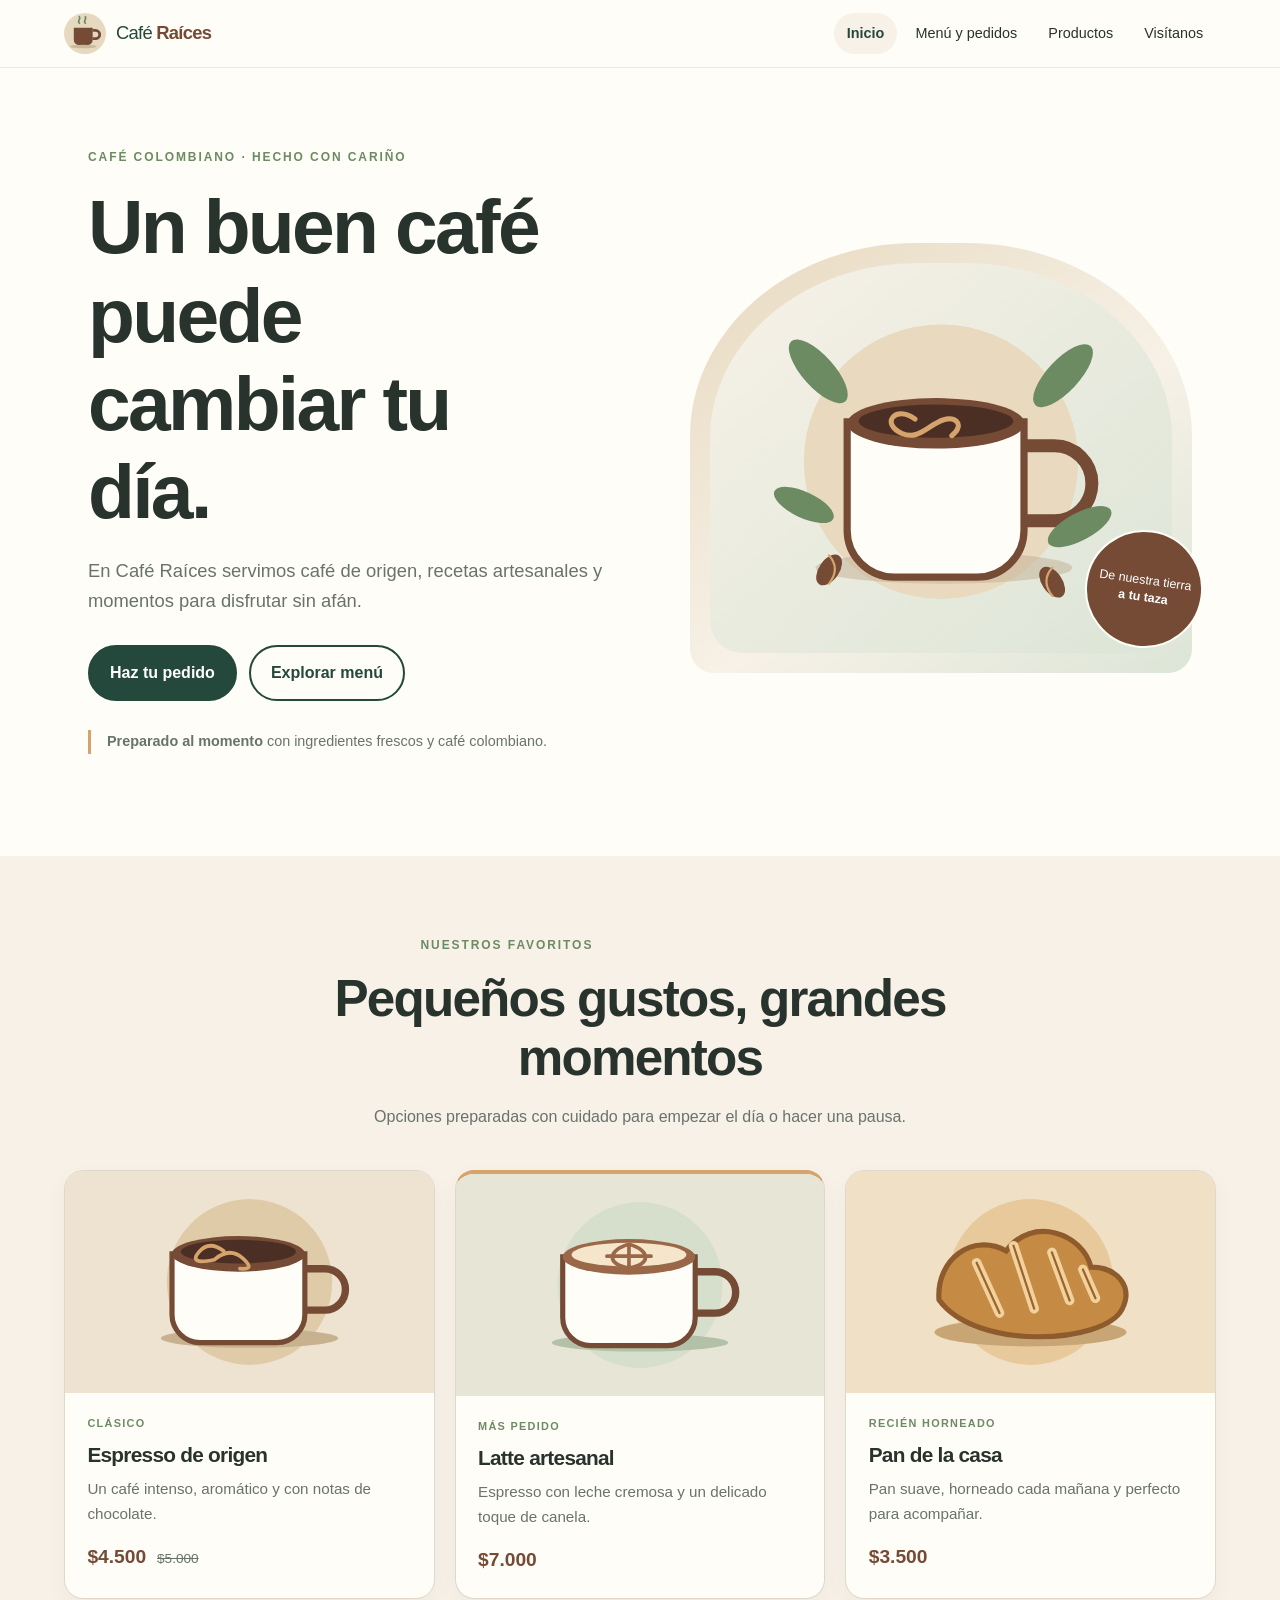
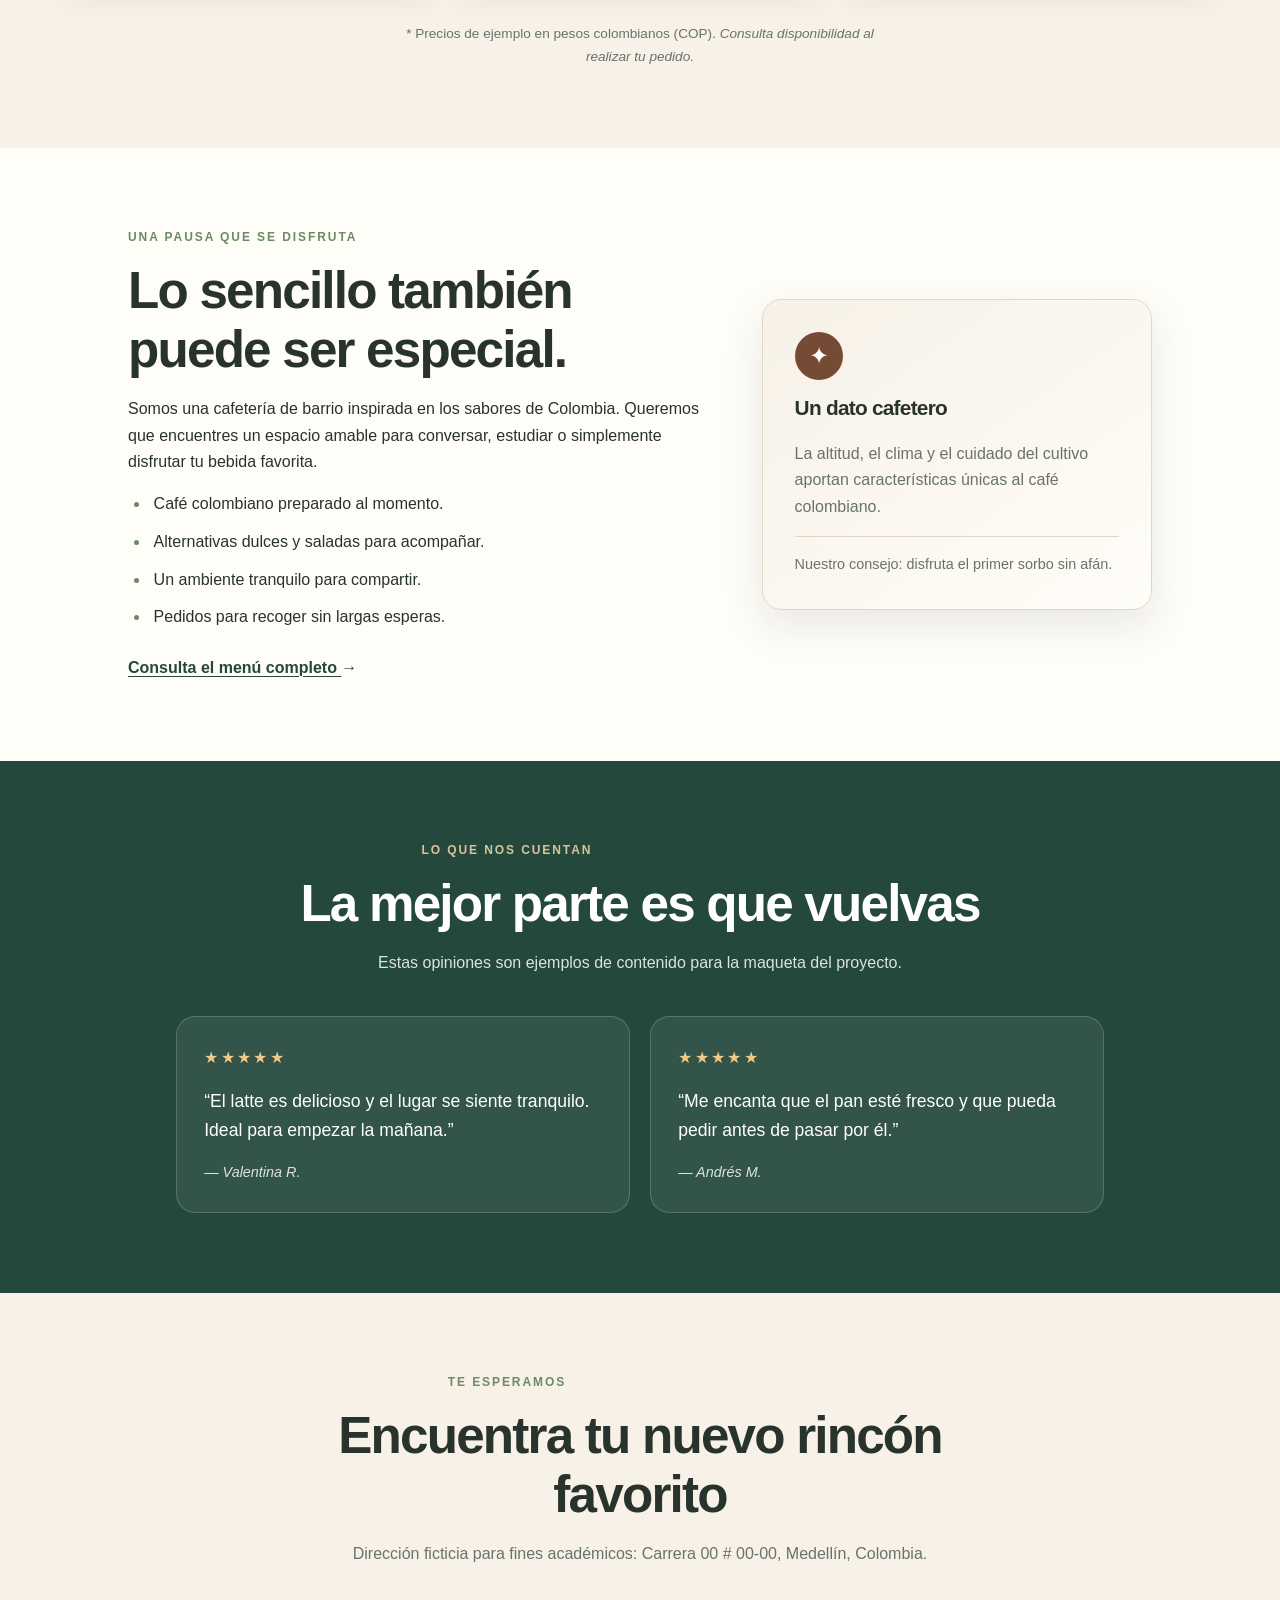
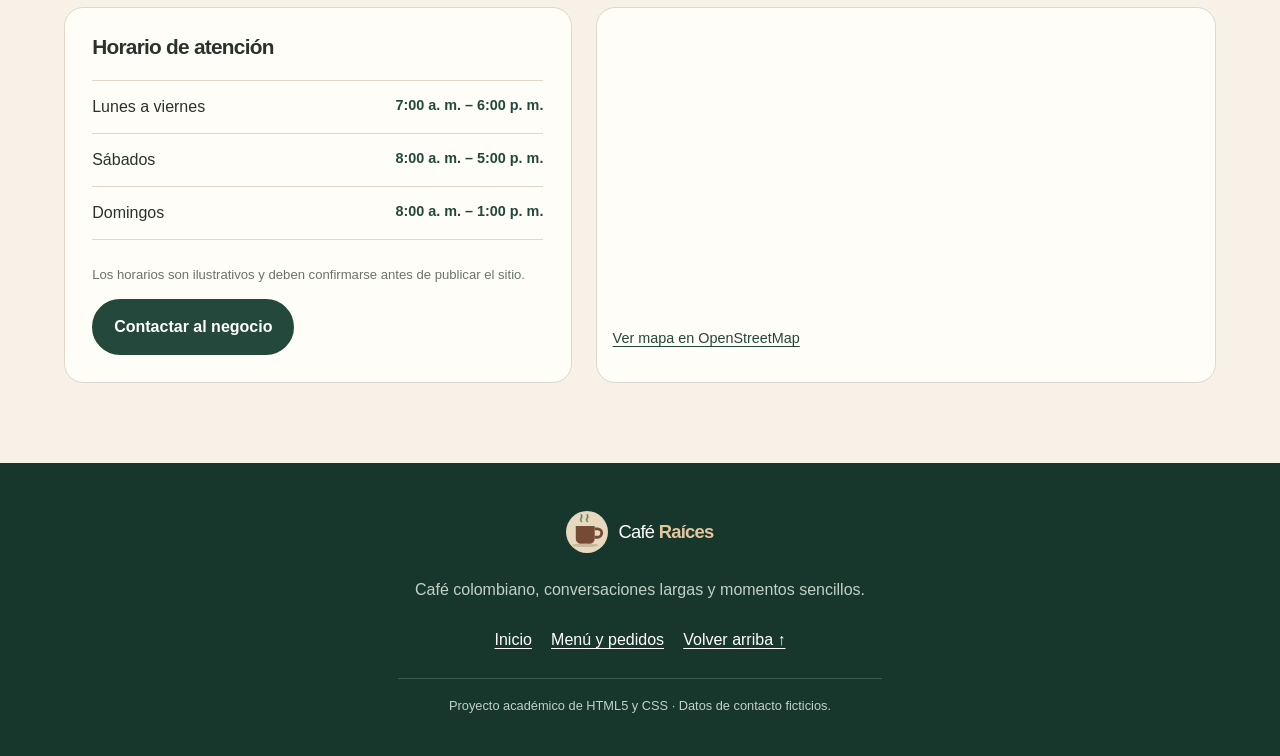
<file: index.html>
<!DOCTYPE html>
<html lang="es">
<head>
  <meta charset="UTF-8">
  <meta name="viewport" content="width=device-width, initial-scale=1.0">
  <meta name="description" content="Conoce Café Raíces: café colombiano, desayunos artesanales y un lugar acogedor para compartir.">
  <title>Café Raíces | Café colombiano y desayunos</title>
  <link rel="stylesheet" href="css/styles.css">
</head>
<body>
  <header class="site-header">
    <div class="site-header__inner">
      <a class="brand" href="index.html" aria-label="Café Raíces, inicio">
        <img class="brand__logo" src="images/logo.svg" alt="Ilustración de una taza de café">
        <span class="brand__name">Café <strong>Raíces</strong></span>
      </a>
      <nav class="site-nav" aria-label="Navegación principal">
        <a class="site-nav__link site-nav__link--active" href="index.html">Inicio</a>
        <a class="site-nav__link" href="pedidos.html">Menú y pedidos</a>
        <a class="site-nav__link" href="#productos">Productos</a>
        <a class="site-nav__link" href="#visitanos">Visítanos</a>
      </nav>
    </div>
  </header>

  <main>
    <section class="hero" id="inicio">
      <div class="hero__content">
        <p class="eyebrow">CAFÉ COLOMBIANO · HECHO CON CARIÑO</p>
        <h1>Un buen café puede cambiar tu día.</h1>
        <p class="hero__text">En Café Raíces servimos café de origen, recetas artesanales y momentos para disfrutar sin afán.</p>
        <div class="hero__actions">
          <a class="button" href="pedidos.html#formulario">Haz tu pedido</a>
          <a class="button button--outline" href="#productos">Explorar menú</a>
        </div>
        <p class="hero__note"><strong>Preparado al momento</strong> con ingredientes frescos y café colombiano.</p>
      </div>
      <div class="hero__image-wrap">
        <img class="hero__image" src="images/cafe-hero.svg" alt="Ilustración de una taza de café junto a granos y hojas">
        <span class="hero__stamp">De nuestra tierra<br><strong>a tu taza</strong></span>
      </div>
    </section>

    <section class="section section--cream" id="productos">
      <div class="section__heading">
        <p class="eyebrow">NUESTROS FAVORITOS</p>
        <h2>Pequeños gustos, grandes momentos</h2>
        <p>Opciones preparadas con cuidado para empezar el día o hacer una pausa.</p>
      </div>
      <div class="product-grid">
        <article class="product-card">
          <img class="product-card__image" src="images/espresso.svg" alt="Ilustración de una taza de espresso">
          <div class="product-card__body">
            <p class="product-card__tag">CLÁSICO</p>
            <h3>Espresso de origen</h3>
            <p>Un café intenso, aromático y con notas de chocolate.</p>
            <p class="product-card__price">$4.500 <span class="product-card__old-price"><s>$5.000</s></span></p>
          </div>
        </article>
        <article class="product-card">
          <img class="product-card__image" src="images/latte.svg" alt="Ilustración de un café latte con arte en la espuma">
          <div class="product-card__body">
            <p class="product-card__tag">MÁS PEDIDO</p>
            <h3>Latte artesanal</h3>
            <p>Espresso con leche cremosa y un delicado toque de canela.</p>
            <p class="product-card__price">$7.000</p>
          </div>
        </article>
        <article class="product-card">
          <img class="product-card__image" src="images/pan.svg" alt="Ilustración de pan artesanal recién horneado">
          <div class="product-card__body">
            <p class="product-card__tag">RECIÉN HORNEADO</p>
            <h3>Pan de la casa</h3>
            <p>Pan suave, horneado cada mañana y perfecto para acompañar.</p>
            <p class="product-card__price">$3.500</p>
          </div>
        </article>
      </div>
      <p class="section__footnote">* Precios de ejemplo en pesos colombianos (COP). <em>Consulta disponibilidad al realizar tu pedido.</em></p>
    </section>

    <section class="section section--light" id="experiencia">
      <div class="split">
        <div>
          <p class="eyebrow">UNA PAUSA QUE SE DISFRUTA</p>
          <h2>Lo sencillo también puede ser especial.</h2>
          <p>Somos una cafetería de barrio inspirada en los sabores de Colombia. Queremos que encuentres un espacio amable para conversar, estudiar o simplemente disfrutar tu bebida favorita.</p>
          <ul class="feature-list">
            <li>Café colombiano preparado al momento.</li>
            <li>Alternativas dulces y saladas para acompañar.</li>
            <li>Un ambiente tranquilo para compartir.</li>
            <li>Pedidos para recoger sin largas esperas.</li>
          </ul>
          <a class="text-link" href="pedidos.html">Consulta el menú completo <span aria-hidden="true">→</span></a>
        </div>
        <aside class="tip-card">
          <span class="tip-card__icon" aria-hidden="true">✦</span>
          <h3>Un dato cafetero</h3>
          <p>La altitud, el clima y el cuidado del cultivo aportan características únicas al café colombiano.</p>
          <p class="tip-card__small">Nuestro consejo: disfruta el primer sorbo sin afán.</p>
        </aside>
      </div>
    </section>

    <section class="section section--green" id="opiniones">
      <div class="section__heading">
        <p class="eyebrow">LO QUE NOS CUENTAN</p>
        <h2>La mejor parte es que vuelvas</h2>
        <p>Estas opiniones son ejemplos de contenido para la maqueta del proyecto.</p>
      </div>
      <div class="quote-grid">
        <article class="quote-card">
          <div class="quote-card__stars" aria-label="5 de 5 estrellas">★★★★★</div>
          <blockquote>“El latte es delicioso y el lugar se siente tranquilo. Ideal para empezar la mañana.”</blockquote>
          <p class="quote-card__author"><cite>— Valentina R.</cite></p>
        </article>
        <article class="quote-card">
          <div class="quote-card__stars" aria-label="5 de 5 estrellas">★★★★★</div>
          <blockquote>“Me encanta que el pan esté fresco y que pueda pedir antes de pasar por él.”</blockquote>
          <p class="quote-card__author"><cite>— Andrés M.</cite></p>
        </article>
      </div>
    </section>

    <section class="section section--cream" id="visitanos">
      <div class="section__heading">
        <p class="eyebrow">TE ESPERAMOS</p>
        <h2>Encuentra tu nuevo rincón favorito</h2>
        <p>Dirección ficticia para fines académicos: Carrera 00 # 00-00, Medellín, Colombia.</p>
      </div>
      <div class="location-layout">
        <div class="location-card">
          <h3>Horario de atención</h3>
          <ul class="hours-list">
            <li><span>Lunes a viernes</span><strong>7:00 a. m. – 6:00 p. m.</strong></li>
            <li><span>Sábados</span><strong>8:00 a. m. – 5:00 p. m.</strong></li>
            <li><span>Domingos</span><strong>8:00 a. m. – 1:00 p. m.</strong></li>
          </ul>
          <p class="location-card__note">Los horarios son ilustrativos y deben confirmarse antes de publicar el sitio.</p>
          <a class="button" href="pedidos.html#formulario">Contactar al negocio</a>
        </div>
        <div class="map-frame">
          <iframe title="Mapa de referencia del centro de Medellín" src="https://www.openstreetmap.org/export/embed.html?bbox=-75.585%2C6.235%2C-75.555%2C6.255&amp;layer=mapnik" loading="lazy"></iframe>
          <p><a href="https://www.openstreetmap.org/" target="_blank" rel="noopener noreferrer">Ver mapa en OpenStreetMap</a></p>
        </div>
      </div>
    </section>
  </main>

  <footer class="site-footer">
    <div class="site-footer__inner">
      <a class="brand brand--footer" href="index.html">
        <img class="brand__logo" src="images/logo.svg" alt="">
        <span class="brand__name">Café <strong>Raíces</strong></span>
      </a>
      <p>Café colombiano, conversaciones largas y momentos sencillos.</p>
      <nav class="footer-nav" aria-label="Enlaces del pie de página">
        <a href="index.html">Inicio</a>
        <a href="pedidos.html">Menú y pedidos</a>
        <a href="#inicio">Volver arriba ↑</a>
      </nav>
      <p class="site-footer__legal">Proyecto académico de HTML5 y CSS · Datos de contacto ficticios.</p>
    </div>
  </footer>
</body>
</html>
</file>
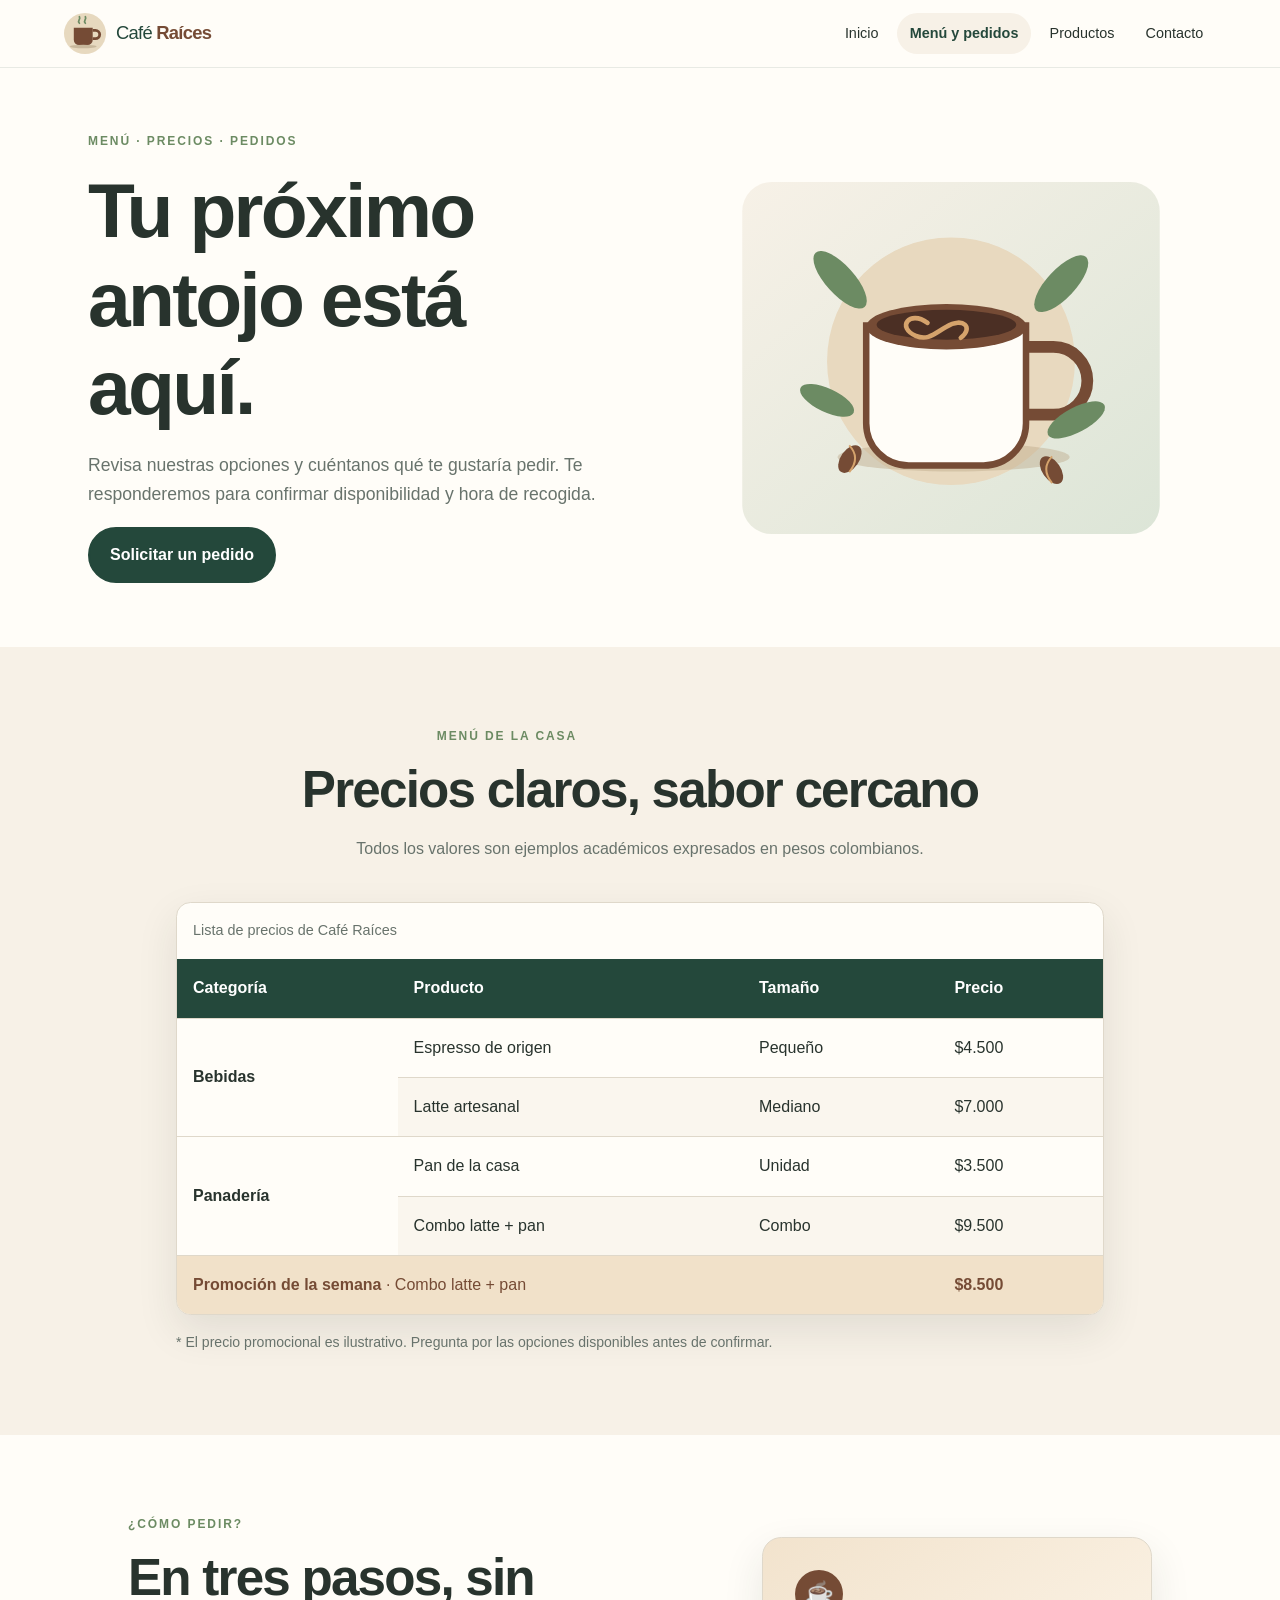
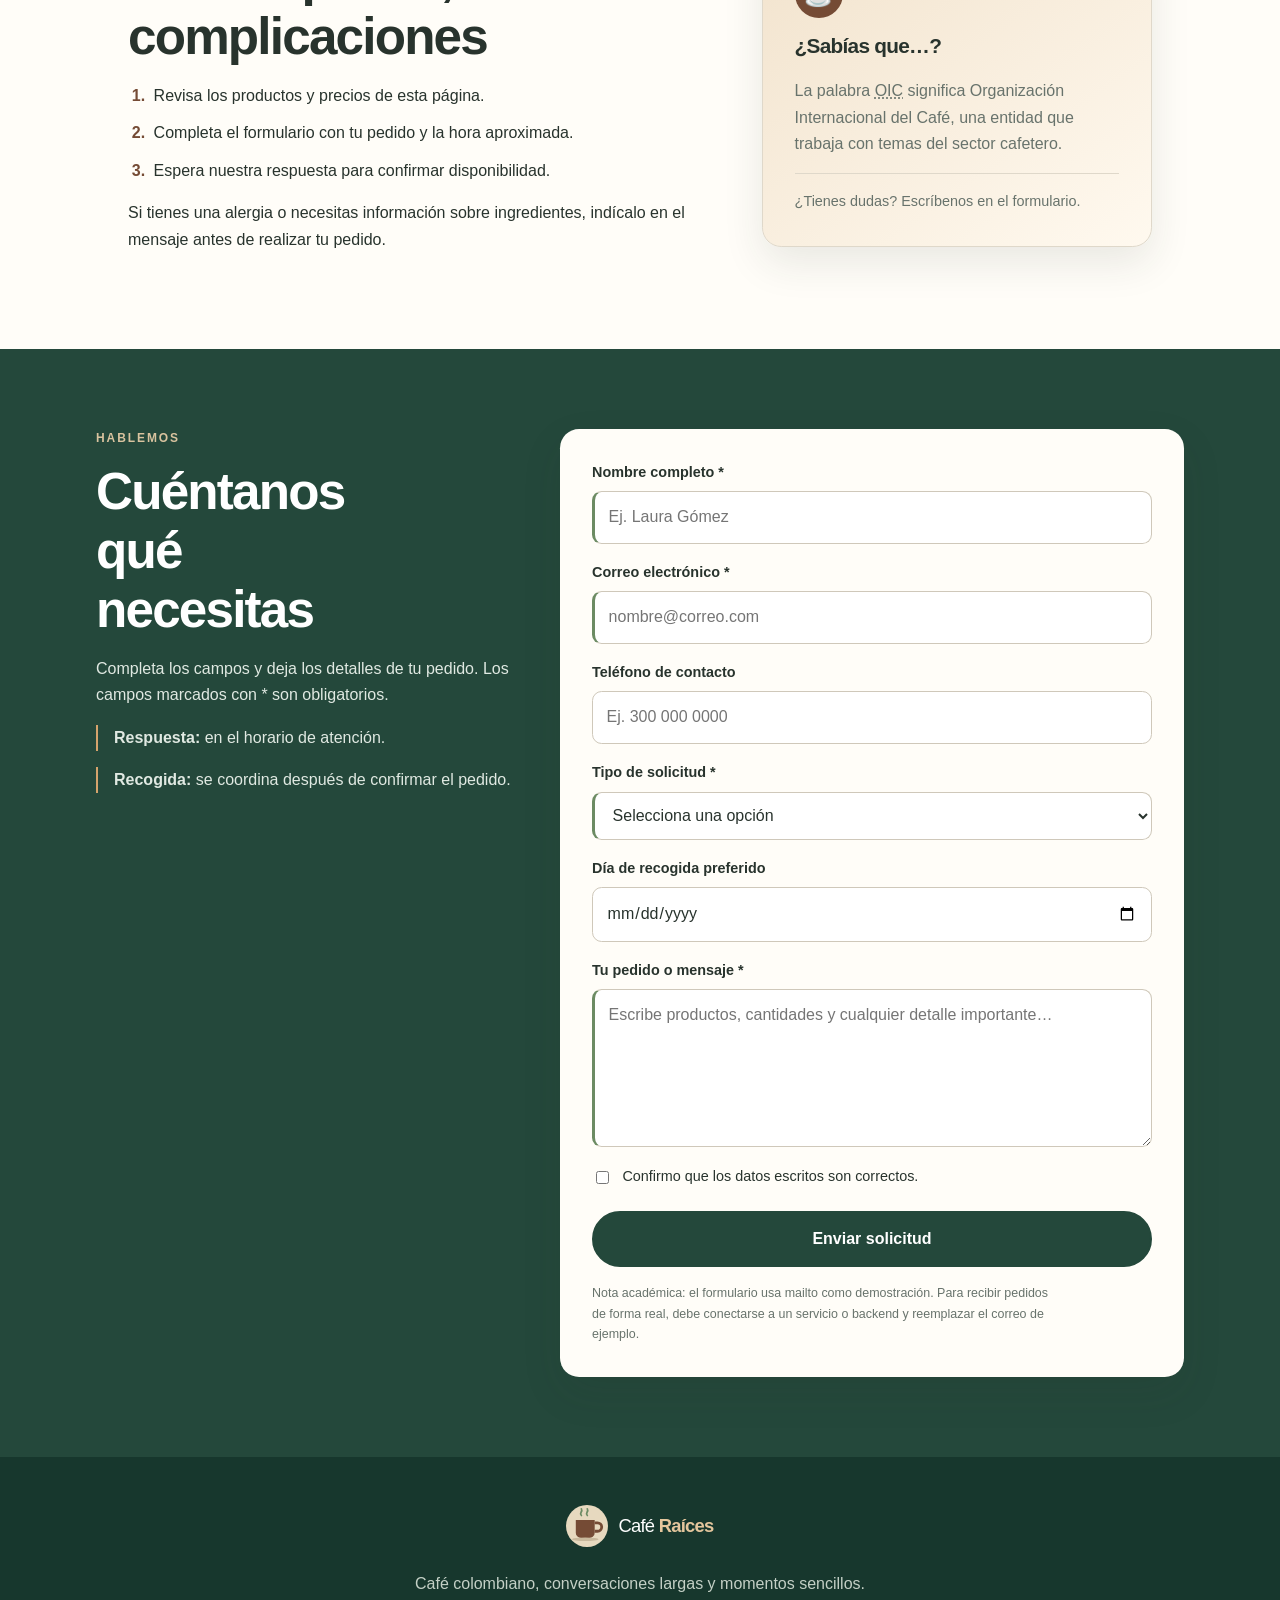
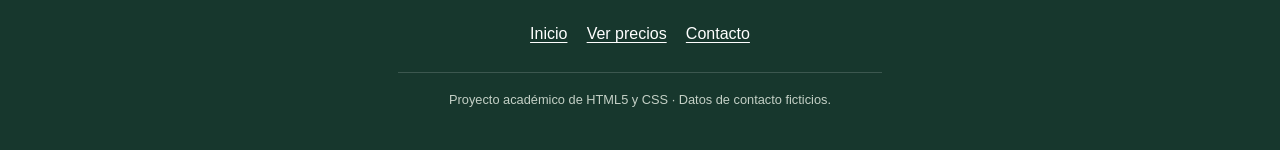
<file: pedidos.html>
<!DOCTYPE html>
<html lang="es">
<head>
  <meta charset="UTF-8">
  <meta name="viewport" content="width=device-width, initial-scale=1.0">
  <meta name="description" content="Consulta los precios de Café Raíces y envía una solicitud de pedido o contacto.">
  <title>Menú y pedidos | Café Raíces</title>
  <link rel="stylesheet" href="css/styles.css">
</head>
<body>
  <header class="site-header">
    <div class="site-header__inner">
      <a class="brand" href="index.html" aria-label="Café Raíces, inicio">
        <img class="brand__logo" src="images/logo.svg" alt="Ilustración de una taza de café">
        <span class="brand__name">Café <strong>Raíces</strong></span>
      </a>
      <nav class="site-nav" aria-label="Navegación principal">
        <a class="site-nav__link" href="index.html">Inicio</a>
        <a class="site-nav__link site-nav__link--active" href="pedidos.html">Menú y pedidos</a>
        <a class="site-nav__link" href="index.html#productos">Productos</a>
        <a class="site-nav__link" href="#formulario">Contacto</a>
      </nav>
    </div>
  </header>

  <main>
    <section class="page-hero">
      <div class="page-hero__content">
        <p class="eyebrow">MENÚ · PRECIOS · PEDIDOS</p>
        <h1>Tu próximo antojo está aquí.</h1>
        <p>Revisa nuestras opciones y cuéntanos qué te gustaría pedir. Te responderemos para confirmar disponibilidad y hora de recogida.</p>
        <a class="button" href="#formulario">Solicitar un pedido</a>
      </div>
      <img class="page-hero__image" src="images/cafe-hero.svg" alt="Taza ilustrada de café con hojas verdes">
    </section>

    <section class="section section--cream" id="precios">
      <div class="section__heading">
        <p class="eyebrow">MENÚ DE LA CASA</p>
        <h2>Precios claros, sabor cercano</h2>
        <p>Todos los valores son ejemplos académicos expresados en pesos colombianos.</p>
      </div>
      <div class="table-wrap">
        <table class="price-table">
          <caption>Lista de precios de Café Raíces</caption>
          <thead>
            <tr><th scope="col">Categoría</th><th scope="col">Producto</th><th scope="col">Tamaño</th><th scope="col">Precio</th></tr>
          </thead>
          <tbody>
            <tr><th scope="rowgroup" rowspan="2">Bebidas</th><td>Espresso de origen</td><td>Pequeño</td><td>$4.500</td></tr>
            <tr><td>Latte artesanal</td><td>Mediano</td><td>$7.000</td></tr>
            <tr><th scope="rowgroup" rowspan="2">Panadería</th><td>Pan de la casa</td><td>Unidad</td><td>$3.500</td></tr>
            <tr><td>Combo latte + pan</td><td>Combo</td><td>$9.500</td></tr>
            <tr class="price-table__highlight"><td colspan="3"><strong>Promoción de la semana</strong> · Combo latte + pan</td><td><strong>$8.500</strong></td></tr>
          </tbody>
        </table>
      </div>
      <p class="table-note">* El precio promocional es ilustrativo. Pregunta por las opciones disponibles antes de confirmar.</p>
    </section>

    <section class="section section--light" id="pasos">
      <div class="split">
        <div>
          <p class="eyebrow">¿CÓMO PEDIR?</p>
          <h2>En tres pasos, sin complicaciones</h2>
          <ol class="steps-list">
            <li>Revisa los productos y precios de esta página.</li>
            <li>Completa el formulario con tu pedido y la hora aproximada.</li>
            <li>Espera nuestra respuesta para confirmar disponibilidad.</li>
          </ol>
          <p>Si tienes una alergia o necesitas información sobre ingredientes, indícalo en el mensaje antes de realizar tu pedido.</p>
        </div>
        <aside class="tip-card tip-card--warm">
          <span class="tip-card__icon" aria-hidden="true">☕</span>
          <h3>¿Sabías que…?</h3>
          <p>La palabra <abbr title="Organización Internacional del Café">OIC</abbr> significa Organización Internacional del Café, una entidad que trabaja con temas del sector cafetero.</p>
          <p class="tip-card__small">¿Tienes dudas? Escríbenos en el formulario.</p>
        </aside>
      </div>
    </section>

    <section class="section section--green" id="formulario">
      <div class="form-layout">
        <div class="form-intro">
          <p class="eyebrow">HABLEMOS</p>
          <h2>Cuéntanos qué necesitas</h2>
          <p>Completa los campos y deja los detalles de tu pedido. Los campos marcados con * son obligatorios.</p>
          <p class="form-intro__detail"><strong>Respuesta:</strong> en el horario de atención.</p>
          <p class="form-intro__detail"><strong>Recogida:</strong> se coordina después de confirmar el pedido.</p>
        </div>
        <form class="contact-form" action="mailto:pedidos@caferaices.example" method="post" enctype="text/plain">
          <div class="form-field">
            <label for="nombre">Nombre completo *</label>
            <input id="nombre" name="nombre" type="text" autocomplete="name" placeholder="Ej. Laura Gómez" required>
          </div>
          <div class="form-field">
            <label for="correo">Correo electrónico *</label>
            <input id="correo" name="correo" type="email" autocomplete="email" placeholder="nombre@correo.com" required>
          </div>
          <div class="form-field">
            <label for="telefono">Teléfono de contacto</label>
            <input id="telefono" name="telefono" type="tel" autocomplete="tel" placeholder="Ej. 300 000 0000">
          </div>
          <div class="form-field">
            <label for="tipo">Tipo de solicitud *</label>
            <select id="tipo" name="tipo" required>
              <option value="">Selecciona una opción</option>
              <option value="pedido">Realizar un pedido</option>
              <option value="consulta">Consultar ingredientes o disponibilidad</option>
              <option value="otro">Otra consulta</option>
            </select>
          </div>
          <div class="form-field">
            <label for="fecha">Día de recogida preferido</label>
            <input id="fecha" name="fecha" type="date">
          </div>
          <div class="form-field">
            <label for="mensaje">Tu pedido o mensaje *</label>
            <textarea id="mensaje" name="mensaje" rows="5" placeholder="Escribe productos, cantidades y cualquier detalle importante…" required></textarea>
          </div>
          <label class="checkbox-field" for="acepto">
            <input id="acepto" name="acepto" type="checkbox" required>
            <span>Confirmo que los datos escritos son correctos.</span>
          </label>
          <button class="button contact-form__submit" type="submit">Enviar solicitud</button>
          <p class="form-help">Nota académica: el formulario usa mailto como demostración. Para recibir pedidos de forma real, debe conectarse a un servicio o backend y reemplazar el correo de ejemplo.</p>
        </form>
      </div>
    </section>
  </main>

  <footer class="site-footer">
    <div class="site-footer__inner">
      <a class="brand brand--footer" href="index.html">
        <img class="brand__logo" src="images/logo.svg" alt="">
        <span class="brand__name">Café <strong>Raíces</strong></span>
      </a>
      <p>Café colombiano, conversaciones largas y momentos sencillos.</p>
      <nav class="footer-nav" aria-label="Enlaces del pie de página">
        <a href="index.html">Inicio</a>
        <a href="#precios">Ver precios</a>
        <a href="#formulario">Contacto</a>
      </nav>
      <p class="site-footer__legal">Proyecto académico de HTML5 y CSS · Datos de contacto ficticios.</p>
    </div>
  </footer>
</body>
</html>
</file>
<file: css/styles.css>
/* =========================================================
   CAFÉ RAÍCES · Hoja compartida de estilos
   Sistema visual cálido inspirado en el café colombiano.
   ========================================================= */

/* 1. Variables globales */
:root {
  --color-forest: #24483b;
  --color-forest-deep: #17372d;
  --color-leaf: #6c8b63;
  --color-cream: #f7f1e7;
  --color-paper: #fffdf8;
  --color-coffee: #754b35;
  --color-caramel: #d5a36c;
  --color-ink: #28332d;
  --color-muted: #68736c;
  --color-border: #dfd8ca;
  --shadow-soft: 0 1rem 2.5rem rgb(35 48 39 / 10%);
  --radius-card: 1.2rem;
  --font-main: "Trebuchet MS", Arial, sans-serif;
  --content-width: 72rem;
}

/* 2. Reinicio y estilos base */
* {
  box-sizing: border-box;
}

html {
  scroll-behavior: smooth;
  scroll-padding-top: 6rem;
}

body {
  margin: 0;
  color: var(--color-ink);
  background: var(--color-paper);
  font-family: var(--font-main);
  font-size: 1rem;
  line-height: 1.65;
  overflow-wrap: anywhere;
}

img {
  display: block;
  max-width: 100%;
}

a {
  color: var(--color-forest);
  text-decoration: underline;
  text-decoration-thickness: 0.08em;
  text-underline-offset: 0.2em;
}

a:hover {
  color: var(--color-coffee);
}

a:focus-visible,
button:focus-visible,
input:focus-visible,
select:focus-visible,
textarea:focus-visible {
  outline: 3px solid var(--color-caramel);
  outline-offset: 3px;
}

h1, h2, h3, p {
  margin-top: 0;
}

h1, h2, h3 {
  line-height: 1.15;
  letter-spacing: -0.035em;
}

h1 {
  max-width: 11ch;
  margin-bottom: 1.25rem;
  font-size: clamp(2.7rem, 6vw, 5rem);
}

h2 {
  margin-bottom: 1rem;
  font-size: clamp(2rem, 4vw, 3.2rem);
}

h3 {
  font-size: 1.3rem;
}

p {
  max-width: 68ch;
}

section[id] {
  scroll-margin-top: 5.5rem;
}

::selection {
  color: var(--color-paper);
  background: var(--color-forest);
}

/* 3. Encabezado y navegación */
.site-header {
  position: sticky;
  z-index: 10;
  top: 0;
  border-bottom: 1px solid rgb(36 72 59 / 10%);
  background: rgb(255 253 248 / 94%);
  backdrop-filter: blur(12px);
}

.site-header__inner {
  display: flex;
  align-items: center;
  justify-content: space-between;
  gap: 1.5rem;
  width: min(100% - 3rem, var(--content-width));
  margin: auto;
  padding: 0.8rem 0;
}

.brand {
  display: inline-flex;
  align-items: center;
  gap: 0.65rem;
  color: var(--color-forest);
  text-decoration: none;
}

.brand__logo {
  width: 2.6rem;
  height: 2.6rem;
}

.brand__name {
  font-size: 1.15rem;
  letter-spacing: -0.04em;
}

.brand__name strong {
  color: var(--color-coffee);
}

.site-nav {
  display: flex;
  flex-wrap: wrap;
  align-items: center;
  justify-content: flex-end;
  gap: 0.35rem;
}

.site-nav__link {
  padding: 0.55rem 0.8rem;
  border-radius: 99rem;
  color: var(--color-ink);
  font-size: 0.9rem;
  text-decoration: none;
}

.site-nav__link:hover,
.site-nav__link--active {
  color: var(--color-forest);
  background: var(--color-cream);
}

.site-nav__link--active {
  font-weight: 700;
}

/* 4. Componentes reutilizables */
.eyebrow {
  margin-bottom: 0.9rem;
  color: var(--color-leaf);
  font-size: 0.75rem;
  font-weight: 800;
  letter-spacing: 0.16em;
  text-transform: uppercase;
}

.button {
  display: inline-flex;
  align-items: center;
  justify-content: center;
  min-height: 3rem;
  padding: 0.8rem 1.25rem;
  border: 2px solid var(--color-forest);
  border-radius: 99rem;
  color: white;
  background: var(--color-forest);
  font: inherit;
  font-weight: 700;
  text-align: center;
  text-decoration: none;
  cursor: pointer;
  transition: transform 180ms ease, background-color 180ms ease;
}

.button:hover {
  transform: translateY(-2px);
  color: white;
  background: var(--color-forest-deep);
}

.button--outline {
  color: var(--color-forest);
  background: transparent;
}

.button--outline:hover {
  color: white;
}

.text-link {
  display: inline-block;
  margin-top: 0.5rem;
  font-weight: 800;
}

.text-link span {
  display: inline-block;
  transition: transform 180ms ease;
}

.text-link:hover span {
  transform: translateX(0.25rem);
}

/* 5. Portada principal */
.hero {
  display: grid;
  grid-template-columns: minmax(0, 1.05fr) minmax(18rem, 0.95fr);
  align-items: center;
  gap: 3rem;
  max-width: var(--content-width);
  margin: auto;
  padding: 5rem 1.5rem 5.5rem;
}

.hero__content {
  animation: appear-up 700ms ease both;
}

.hero__text {
  max-width: 38rem;
  color: var(--color-muted);
  font-size: 1.15rem;
}

.hero__actions {
  display: flex;
  flex-wrap: wrap;
  gap: 0.75rem;
  margin: 1.8rem 0;
}

.hero__note {
  padding-left: 1rem;
  border-left: 3px solid var(--color-caramel);
  color: var(--color-muted);
  font-size: 0.9rem;
}

.hero__image-wrap {
  position: relative;
  padding: 1.25rem;
  border-radius: 45% 45% 1.5rem 1.5rem;
  background: linear-gradient(145deg, #e7d9bf, #f7f1e7 58%, #dce5d7);
}

.hero__image {
  width: 100%;
  border-radius: 45% 45% 1rem 1rem;
}

.hero__stamp {
  position: absolute;
  right: -0.7rem;
  bottom: 1.5rem;
  display: grid;
  place-content: center;
  width: 7.4rem;
  height: 7.4rem;
  border: 2px solid var(--color-paper);
  border-radius: 50%;
  color: white;
  background: var(--color-coffee);
  font-size: 0.78rem;
  line-height: 1.35;
  text-align: center;
  transform: rotate(8deg);
}

/* 6. Secciones y tarjetas de productos */
.section {
  padding: 5rem 1.5rem;
}

.section--cream {
  background: var(--color-cream);
}

.section--light {
  background: var(--color-paper);
}

.section--green {
  color: white;
  background: var(--color-forest);
}

.section--green .eyebrow {
  color: #d9c39f;
}

.section__heading {
  max-width: 45rem;
  margin: 0 auto 2.5rem;
  text-align: center;
}

.section__heading > p:last-child {
  margin-right: auto;
  margin-left: auto;
  color: var(--color-muted);
}

.section--green .section__heading > p:last-child {
  color: #dbe4dc;
}

.product-grid,
.quote-grid {
  display: grid;
  grid-template-columns: repeat(3, minmax(0, 1fr));
  gap: 1.25rem;
  max-width: var(--content-width);
  margin: auto;
}

.product-card {
  overflow: hidden;
  border: 1px solid var(--color-border);
  border-radius: var(--radius-card);
  background: var(--color-paper);
  box-shadow: 0 0.5rem 1.5rem rgb(35 48 39 / 4%);
  transition: transform 180ms ease, box-shadow 180ms ease;
}

.product-card:hover {
  transform: translateY(-5px);
  box-shadow: var(--shadow-soft);
}

.product-card:nth-child(2) {
  border-top: 4px solid var(--color-caramel);
}

.product-card__image {
  width: 100%;
  aspect-ratio: 5 / 3;
  object-fit: cover;
  background: #e8dfcf;
}

.product-card__body {
  padding: 1.4rem;
}

.product-card__tag {
  margin-bottom: 0.6rem;
  color: var(--color-leaf);
  font-size: 0.68rem;
  font-weight: 800;
  letter-spacing: 0.12em;
}

.product-card__body h3 {
  margin-bottom: 0.6rem;
}

.product-card__body > p:not(.product-card__tag) {
  color: var(--color-muted);
  font-size: 0.95rem;
}

.product-card__price {
  margin-bottom: 0;
  color: var(--color-coffee) !important;
  font-size: 1.2rem !important;
  font-weight: 800;
}

.product-card__old-price {
  margin-left: 0.35rem;
  color: var(--color-muted);
  font-size: 0.85rem;
  font-weight: 400;
}

.section__footnote {
  margin: 1.5rem auto 0;
  color: var(--color-muted);
  font-size: 0.85rem;
  text-align: center;
}

/* 7. Contenido informativo */
.split {
  display: grid;
  grid-template-columns: minmax(0, 1.2fr) minmax(16rem, 0.8fr);
  align-items: center;
  gap: 3rem;
  max-width: 64rem;
  margin: auto;
}

.feature-list,
.steps-list {
  padding-left: 1.35rem;
}

.feature-list li,
.steps-list li {
  margin-bottom: 0.7rem;
  padding-left: 0.25rem;
}

.feature-list li::marker {
  color: var(--color-leaf);
}

.steps-list li::marker {
  color: var(--color-coffee);
  font-weight: 800;
}

.tip-card {
  padding: 2rem;
  border: 1px solid var(--color-border);
  border-radius: var(--radius-card);
  background: linear-gradient(145deg, #f7f1e7, #fffdf8);
  box-shadow: var(--shadow-soft);
}

.tip-card--warm {
  background: linear-gradient(145deg, #f2e3cd, #fff9ef);
}

.tip-card__icon {
  display: inline-grid;
  place-items: center;
  width: 3rem;
  height: 3rem;
  margin-bottom: 1rem;
  border-radius: 50%;
  color: white;
  background: var(--color-coffee);
  font-size: 1.5rem;
}

.tip-card p {
  color: var(--color-muted);
}

.tip-card__small {
  margin-bottom: 0;
  padding-top: 1rem;
  border-top: 1px solid var(--color-border);
  font-size: 0.9rem;
}

/* 8. Opiniones de clientes */
.quote-grid {
  grid-template-columns: repeat(2, minmax(0, 1fr));
  max-width: 58rem;
}

.quote-card {
  padding: 1.7rem;
  border: 1px solid rgb(255 255 255 / 18%);
  border-radius: var(--radius-card);
  background: rgb(255 255 255 / 7%);
}

.quote-card__stars {
  margin-bottom: 1rem;
  color: #f0c987;
  letter-spacing: 0.15em;
}

.quote-card blockquote {
  margin: 0;
  font-size: 1.1rem;
}

.quote-card__author {
  margin: 1rem 0 0;
  color: #dbe4dc;
  font-size: 0.9rem;
}

/* 9. Ubicación y horarios */
.location-layout {
  display: grid;
  grid-template-columns: minmax(0, 0.9fr) minmax(0, 1.1fr);
  gap: 1.5rem;
  max-width: var(--content-width);
  margin: auto;
}

.location-card,
.map-frame {
  overflow: hidden;
  border: 1px solid var(--color-border);
  border-radius: var(--radius-card);
  background: var(--color-paper);
}

.location-card {
  padding: 1.7rem;
}

.hours-list {
  margin: 1rem 0 1.5rem;
  padding: 0;
  list-style: none;
}

.hours-list li {
  display: flex;
  flex-wrap: wrap;
  justify-content: space-between;
  gap: 0.5rem;
  padding: 0.8rem 0;
  border-bottom: 1px solid var(--color-border);
}

.hours-list li:first-child {
  border-top: 1px solid var(--color-border);
}

.hours-list li strong {
  color: var(--color-forest);
  font-size: 0.9rem;
}

.location-card__note {
  color: var(--color-muted);
  font-size: 0.82rem;
}

.map-frame iframe {
  display: block;
  width: 100%;
  min-height: 19rem;
  border: 0;
}

.map-frame p {
  margin: 0;
  padding: 0.9rem 1rem;
  font-size: 0.9rem;
}

/* 10. Segunda página y tabla de precios */
.page-hero {
  display: grid;
  grid-template-columns: minmax(0, 1.1fr) minmax(15rem, 0.9fr);
  align-items: center;
  gap: 2rem;
  max-width: var(--content-width);
  margin: auto;
  padding: 4rem 1.5rem;
}

.page-hero__content > p:not(.eyebrow) {
  max-width: 42rem;
  color: var(--color-muted);
  font-size: 1.1rem;
}

.page-hero__image {
  width: 100%;
  max-height: 22rem;
  object-fit: contain;
}

.table-wrap {
  max-width: 58rem;
  margin: auto;
  overflow-x: auto;
  border: 1px solid var(--color-border);
  border-radius: 0.9rem;
  background: var(--color-paper);
  box-shadow: var(--shadow-soft);
}

.price-table {
  width: 100%;
  border-collapse: collapse;
  text-align: left;
}

.price-table caption {
  padding: 1rem;
  color: var(--color-muted);
  font-size: 0.9rem;
  text-align: left;
}

.price-table th,
.price-table td {
  padding: 1rem;
  border-bottom: 1px solid var(--color-border);
}

.price-table thead {
  color: white;
  background: var(--color-forest);
}

.price-table tbody tr:nth-child(even) {
  background: #faf6ee;
}

.price-table tbody tr:last-child th,
.price-table tbody tr:last-child td {
  border-bottom: 0;
}

.price-table__highlight {
  color: var(--color-coffee);
  background: #f1e1c9 !important;
}

.table-note {
  max-width: 58rem;
  margin: 1rem auto 0;
  color: var(--color-muted);
  font-size: 0.88rem;
}

/* 11. Formulario */
.form-layout {
  display: grid;
  grid-template-columns: minmax(0, 0.8fr) minmax(0, 1.2fr);
  gap: 3rem;
  max-width: 68rem;
  margin: auto;
}

.form-intro h2 {
  max-width: 10ch;
}

.form-intro > p:not(.eyebrow) {
  color: #e0e9e2;
}

.form-intro__detail {
  padding-left: 1rem;
  border-left: 2px solid var(--color-caramel);
}

.contact-form {
  padding: 2rem;
  border-radius: var(--radius-card);
  color: var(--color-ink);
  background: var(--color-paper);
  box-shadow: var(--shadow-soft);
}

.form-field {
  margin-bottom: 1.1rem;
}

.form-field label {
  display: block;
  margin-bottom: 0.4rem;
  font-size: 0.9rem;
  font-weight: 800;
}

.form-field input,
.form-field select,
.form-field textarea {
  display: block;
  width: 100%;
  min-height: 3rem;
  padding: 0.75rem 0.85rem;
  border: 1px solid #cfc8ba;
  border-radius: 0.6rem;
  color: var(--color-ink);
  background: white;
  font: inherit;
}

.form-field textarea {
  min-height: 8rem;
  resize: vertical;
}

.form-field input[required],
.form-field select[required],
.form-field textarea[required] {
  border-left: 3px solid var(--color-leaf);
}

.checkbox-field {
  display: flex;
  align-items: flex-start;
  gap: 0.65rem;
  margin: 1rem 0 1.4rem;
  font-size: 0.9rem;
}

.checkbox-field input {
  margin-top: 0.35rem;
  accent-color: var(--color-forest);
}

.contact-form__submit {
  width: 100%;
}

.form-help {
  margin: 1rem 0 0;
  color: var(--color-muted);
  font-size: 0.78rem;
}

/* 12. Pie de página */
.site-footer {
  padding: 3rem 1.5rem 1.5rem;
  color: #e4ebe5;
  background: var(--color-forest-deep);
}

.site-footer__inner {
  max-width: var(--content-width);
  margin: auto;
  text-align: center;
}

.brand--footer {
  color: white;
}

.brand--footer .brand__name strong {
  color: #e4c69d;
}

.site-footer__inner > p {
  margin: 1rem auto;
  color: #c4d0c6;
}

.footer-nav {
  display: flex;
  flex-wrap: wrap;
  justify-content: center;
  gap: 1.2rem;
  margin: 1.5rem 0;
}

.footer-nav a {
  color: white;
}

.site-footer__legal {
  padding-top: 1rem;
  border-top: 1px solid rgb(255 255 255 / 16%);
  font-size: 0.8rem;
}

/* 13. Interacciones de anclas */
:target {
  scroll-margin-top: 6rem;
}

#formulario:target .contact-form {
  outline: 3px solid var(--color-caramel);
  outline-offset: 5px;
}

.product-card__body h3:first-child::before {
  content: "✦ ";
  color: var(--color-caramel);
}

/* 14. Animación de entrada */
@keyframes appear-up {
  from {
    opacity: 0;
    transform: translateY(1rem);
  }
  to {
    opacity: 1;
    transform: translateY(0);
  }
}

/* 15. Diseño responsive para pantallas pequeñas */
@media (max-width: 700px) {
  .site-header {
    position: static;
  }

  .site-header__inner {
    flex-direction: column;
    gap: 0.65rem;
    width: min(100% - 2rem, var(--content-width));
  }

  .site-nav {
    justify-content: center;
    gap: 0.15rem;
  }

  .site-nav__link {
    padding: 0.45rem 0.55rem;
    font-size: 0.82rem;
  }

  .hero,
  .page-hero {
    grid-template-columns: 1fr;
    gap: 2rem;
    padding: 3rem 1rem;
  }

  .hero__image-wrap {
    max-width: 30rem;
    margin: auto;
  }

  .hero__stamp {
    right: 0;
  }

  .section {
    padding: 3.5rem 1rem;
  }

  .product-grid,
  .quote-grid,
  .split,
  .location-layout,
  .form-layout {
    grid-template-columns: 1fr;
    gap: 1.2rem;
  }

  .product-grid {
    max-width: 30rem;
  }

  .product-card__image {
    aspect-ratio: 16 / 9;
  }

  .tip-card {
    padding: 1.5rem;
  }

  .form-layout {
    gap: 2rem;
  }

  .contact-form {
    padding: 1.2rem;
  }

  .price-table {
    min-width: 35rem;
  }

  .table-wrap {
    max-width: calc(100vw - 2rem);
  }

  .price-table th,
  .price-table td {
    padding: 0.75rem;
    font-size: 0.88rem;
  }

  h1 {
    font-size: clamp(2.55rem, 12vw, 3.6rem);
  }
}

@media (prefers-reduced-motion: reduce) {
  html {
    scroll-behavior: auto;
  }

  *,
  *::before,
  *::after {
    animation-duration: 0.01ms;
    transition-duration: 0.01ms;
  }
}
</file>
